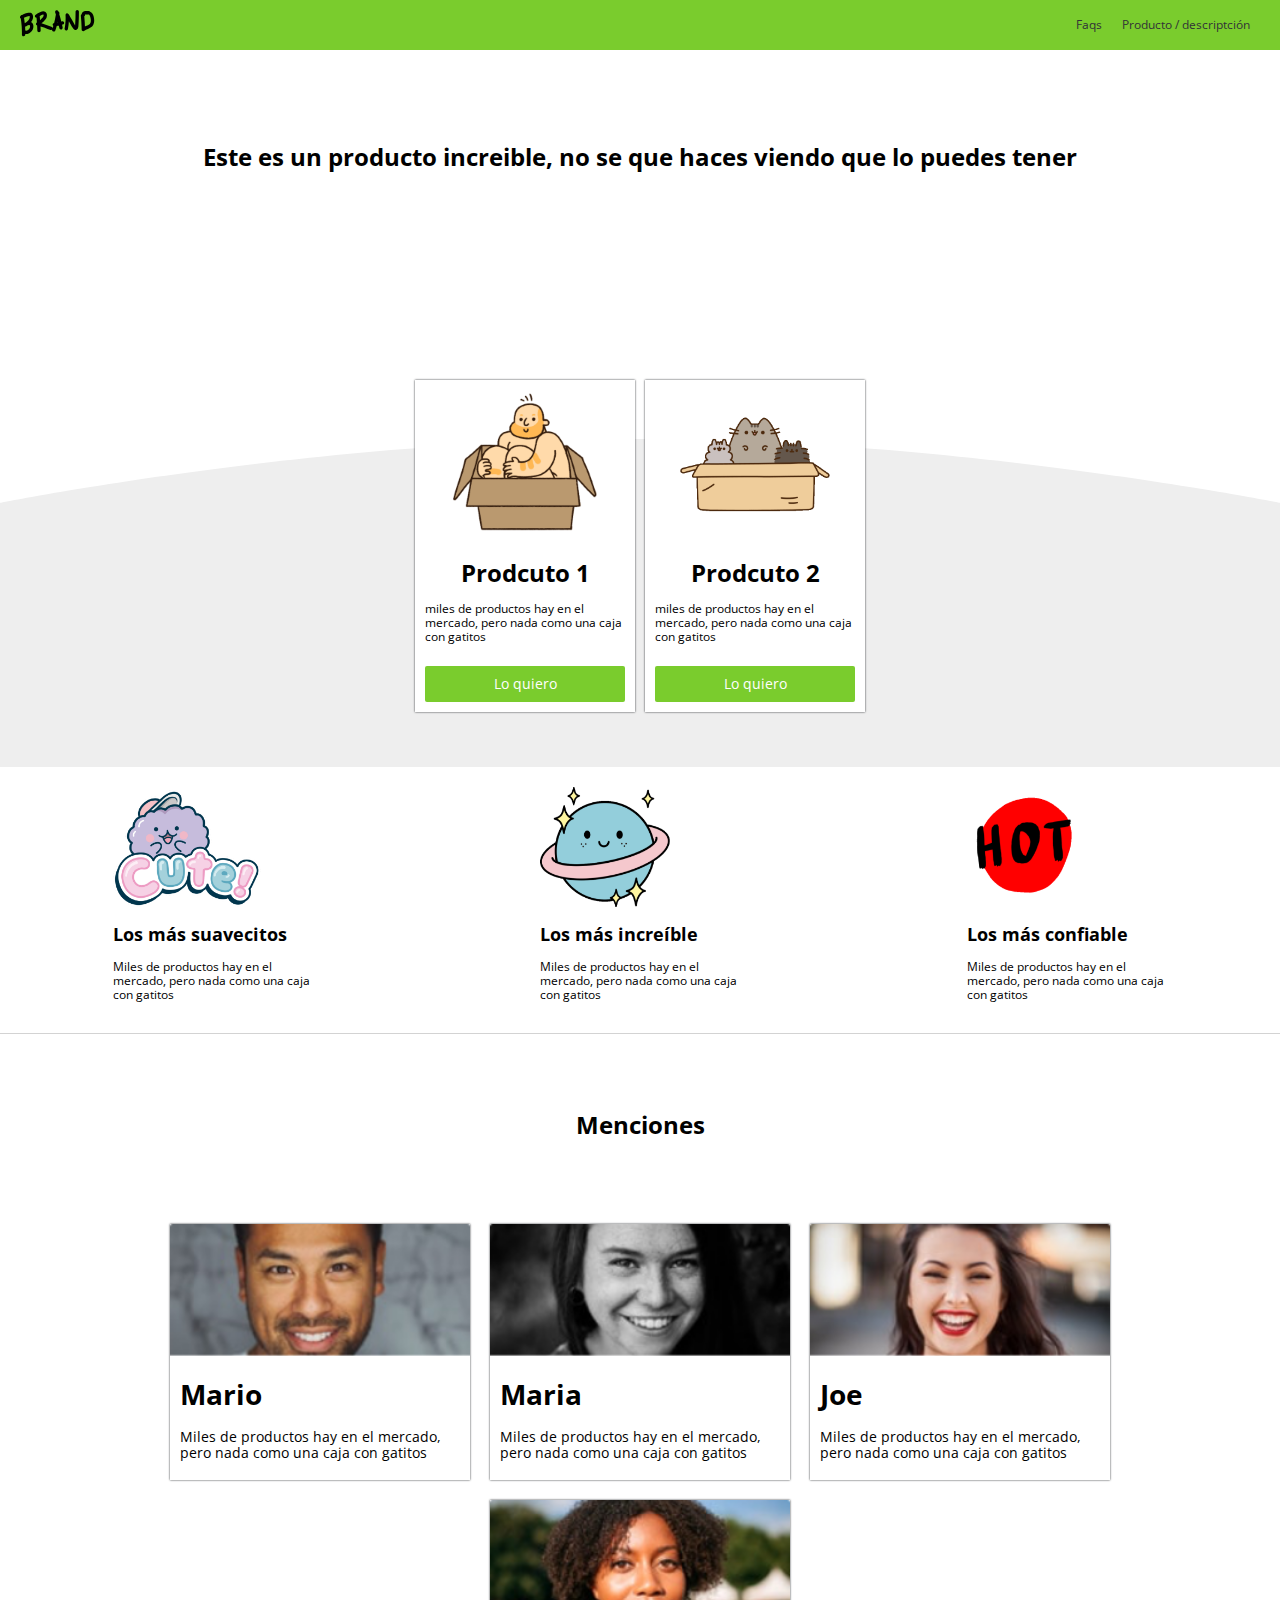
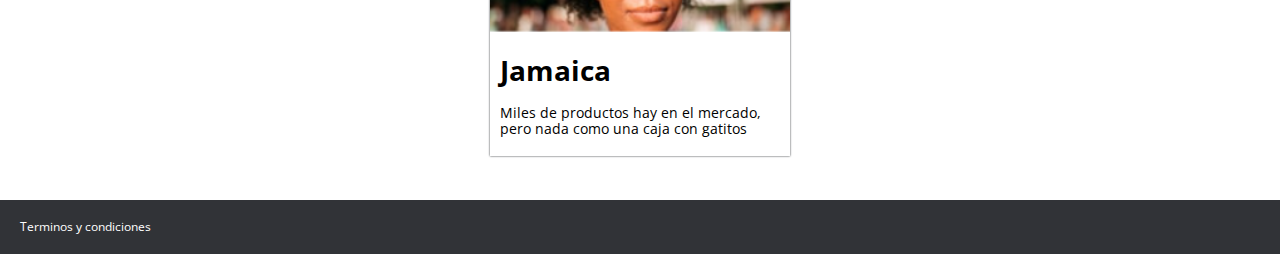
<file: index.html>
<!DOCTYPE html>
<html lang="es">
<head>
    <meta charset="UTF-8">
    <meta name="viewport" content="width=device-width, initial-scale=1.0">
    <!-- <link rel="stylesheet" href="https://stackpath.bootstrapcdn.com/bootstrap/4.5.0/css/bootstrap.min.css" integrity="sha384-9aIt2nRpC12Uk9gS9baDl411NQApFmC26EwAOH8WgZl5MYYxFfc+NcPb1dKGj7Sk" crossorigin="anonymous"> -->
    <link rel="stylesheet" href="./css/estilos.css">
    <link rel="stylesheet" href="./css/nomalice.css">
    <link rel="stylesheet" href="./css/mobile.css">
    <link rel="stylesheet" href="./css/animation.css">
    <title>Brand, Tu caja para gatos</title>
    <link href="https://fonts.googleapis.com/css2?family=Open+Sans:wght@400;700&display=swap" rel="stylesheet">
</head>
<body>
    <header class="header fadeIndown ">
        <figure class="header-logo">
            <a href="./index.html"><img src="./images/logo.png" alt="logo Brand Cajas para gatos">
            </figure></a>
        <nav class="header-menu">
            <ul>
                <li><a href="#">Faqs</a></li>
                <li><a href="./producto.html"> Producto / descriptción</a></li>
            </ul>
        </nav>
    </header>
    <main class="main">
        <div class="main-tittle-container">
        <h1 class="main-tittle fadeIn">
            Este es un producto increible, no se que haces viendo que lo puedes tener
        </h1>
        </div>
        <section class="main-products-container">
            <div class="section-product">
                <div class="products-details fadeInup">
                    <div class="prodcut-img-container">
                        <img src="./images/box1.png" alt="">
                    </div>
                    <h1>Prodcuto 1</h1>
                    <p>miles de productos hay en el mercado,  pero nada como una caja con gatitos</p>
                    <a class="button-link" href="venta.html"> <button class="main-button">Lo quiero </button></a>
                </div>
                <div class="products-details fadeInup">
                        <img src="./images/box2.png" alt="">
                        <h1>Prodcuto 2</h1>
                        <p>miles de productos hay en el mercado, pero nada como una caja con gatitos</p>
                       <a class="button-link" href="venta.html"> <button class="main-button">Lo quiero </button></a>
                </div>
        </section>
    </main>
    <section class="caracteristicas">
        <div class="caracteristicas-container">
            <div>
                <img src="./images/b1.png" alt="">
                <h2>Los más suavecitos</h2>
                <p>Miles de productos hay en el mercado, pero nada como una caja con gatitos</p>
            </div>
            <div>
                <img src="./images/b2.png" alt="">
                <h2>Los más increíble</h2>
                <p>Miles de productos hay en el mercado, pero nada como una caja con gatitos</p>
            </div>
            <div>
                <img src="./images/b3.png   " alt="">
                <h2>Los más confiable</h2>
                <p>Miles de productos hay en el mercado, pero nada como una caja con gatitos</p>
            </div>
        </div>
    </section>
    <section class="menciones">   
        <h1 class="menciones-tittle" >Menciones</h1>   
        <div class="menciones-container">
            <div class="mencioens-details">
                <img src="./images/p1.png" alt="">
                <div class="menciones-info">
                    <h1>Mario</h1>
                    <p>Miles de productos hay en el mercado, pero nada como una caja con gatitos</p>
                </div>
            </div>
            <div class="mencioens-details">
                <img src="./images/p2.png" alt="">
                <div class="menciones-info">
                    <h1>Maria</h1>
                    <p>Miles de productos hay en el mercado, pero nada como una caja con gatitos</p>
                </div>
            </div>
            <div class="mencioens-details">
                <img src="./images/p3.png" alt="">
                <div class="menciones-info">
                    <h1>Joe</h1>
                    <p>Miles de productos hay en el mercado, pero nada como una caja con gatitos</p>
                </div>
            </div>
            <div class="mencioens-details">
                <img src="./images/p4.png" alt="">
                <div class="menciones-info">
                    <h1>Jamaica</h1>
                    <p>Miles de productos hay en el mercado, pero nada como una caja con gatitos</p>
                </div>
            </div>
        </div>
    </section>
    <footer class="footer">
        <a href="#">Terminos y condiciones</a>
        
    </footer>
</body>
</html>
</file>
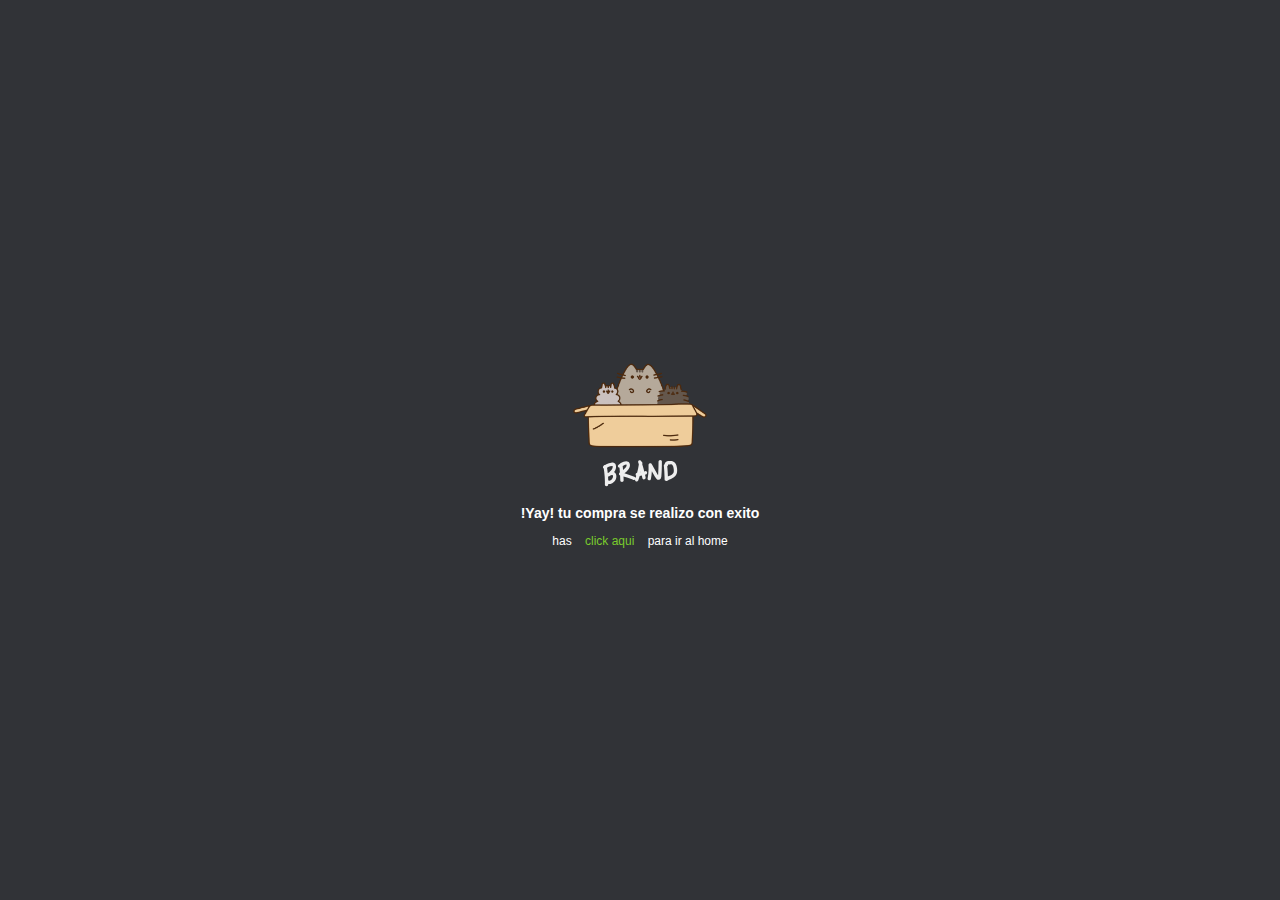
<file: exito.html>
<!DOCTYPE html>
<html lang="sn">
<head>
    <meta charset="UTF-8">
    <meta name="viewport" content="width=device-width, initial-scale=1.0">
    <link rel="stylesheet" href="./css/nomalice.css">
    <link rel="stylesheet" href="./css/estilos.css">
    <link rel="stylesheet" href="./css/animation.css">
    <link rel="stylesheet" href="./css/paypal.css">
    <title>Exito</title>
</head>
<body>
    <div class="exito-container">
        <img src="./images/box_brand.png" alt="">
        <h3>!Yay! tu compra se realizo con exito</h3>
        <p>has <a href="index.html"> click aqui</a> para ir al home</p>
    </div>
</body>
</html>
</file>
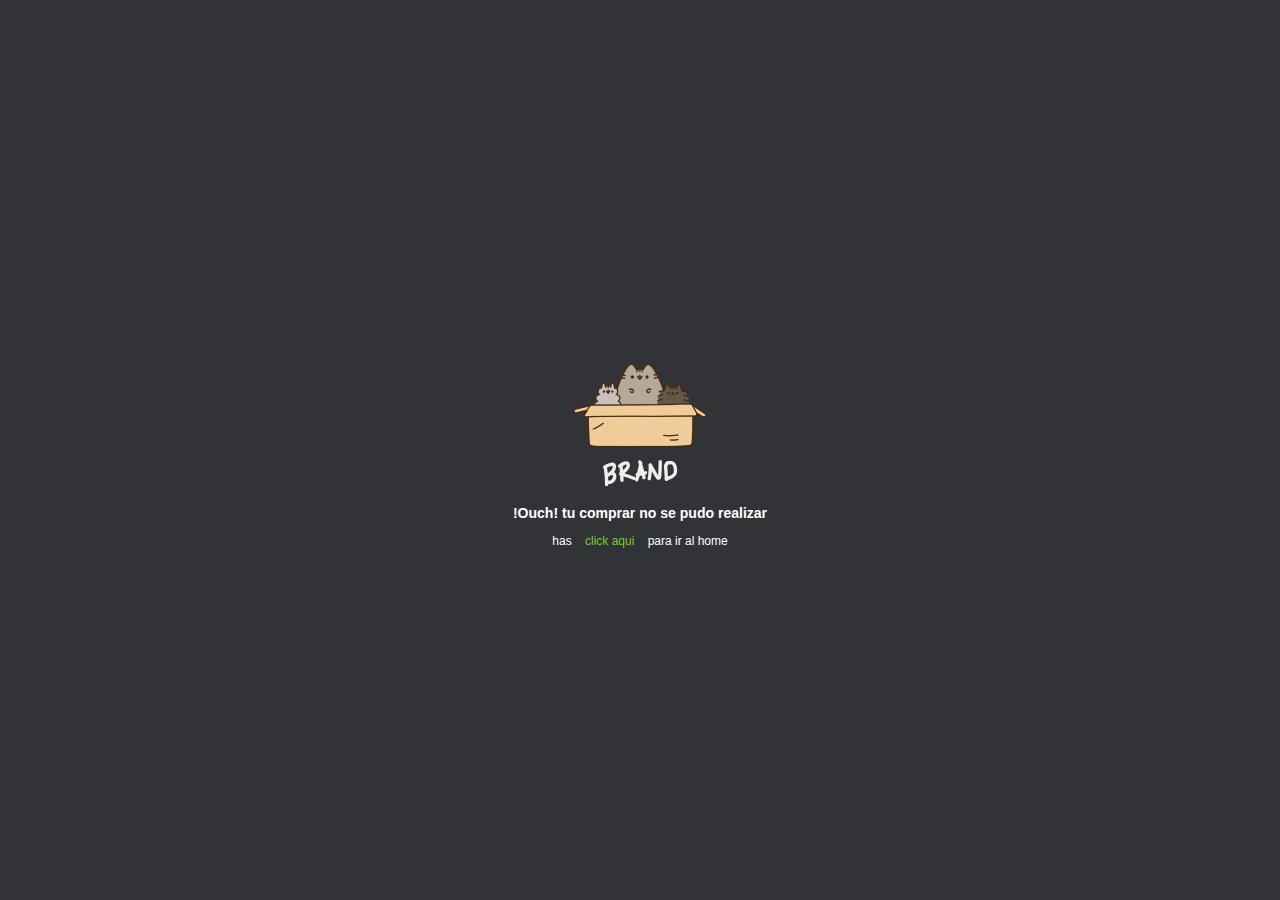
<file: falla.html>
<!DOCTYPE html>
<html lang="sn">
<head>
    <meta charset="UTF-8">
    <meta name="viewport" content="width=device-width, initial-scale=1.0">
    <link rel="stylesheet" href="./css/nomalice.css">
    <link rel="stylesheet" href="./css/estilos.css">
    <link rel="stylesheet" href="./css/animation.css">
    <link rel="stylesheet" href="./css/paypal.css">
    <title>Exito</title>
</head>
<body>
    <div class="exito-container">
        <img src="./images/box_brand.png" alt="">
        <h3>!Ouch! tu comprar no se pudo realizar</h3>
        <p>has <a href="index.html"> click aqui</a> para ir al home</p>
    </div>
</body>
</html>
</file>
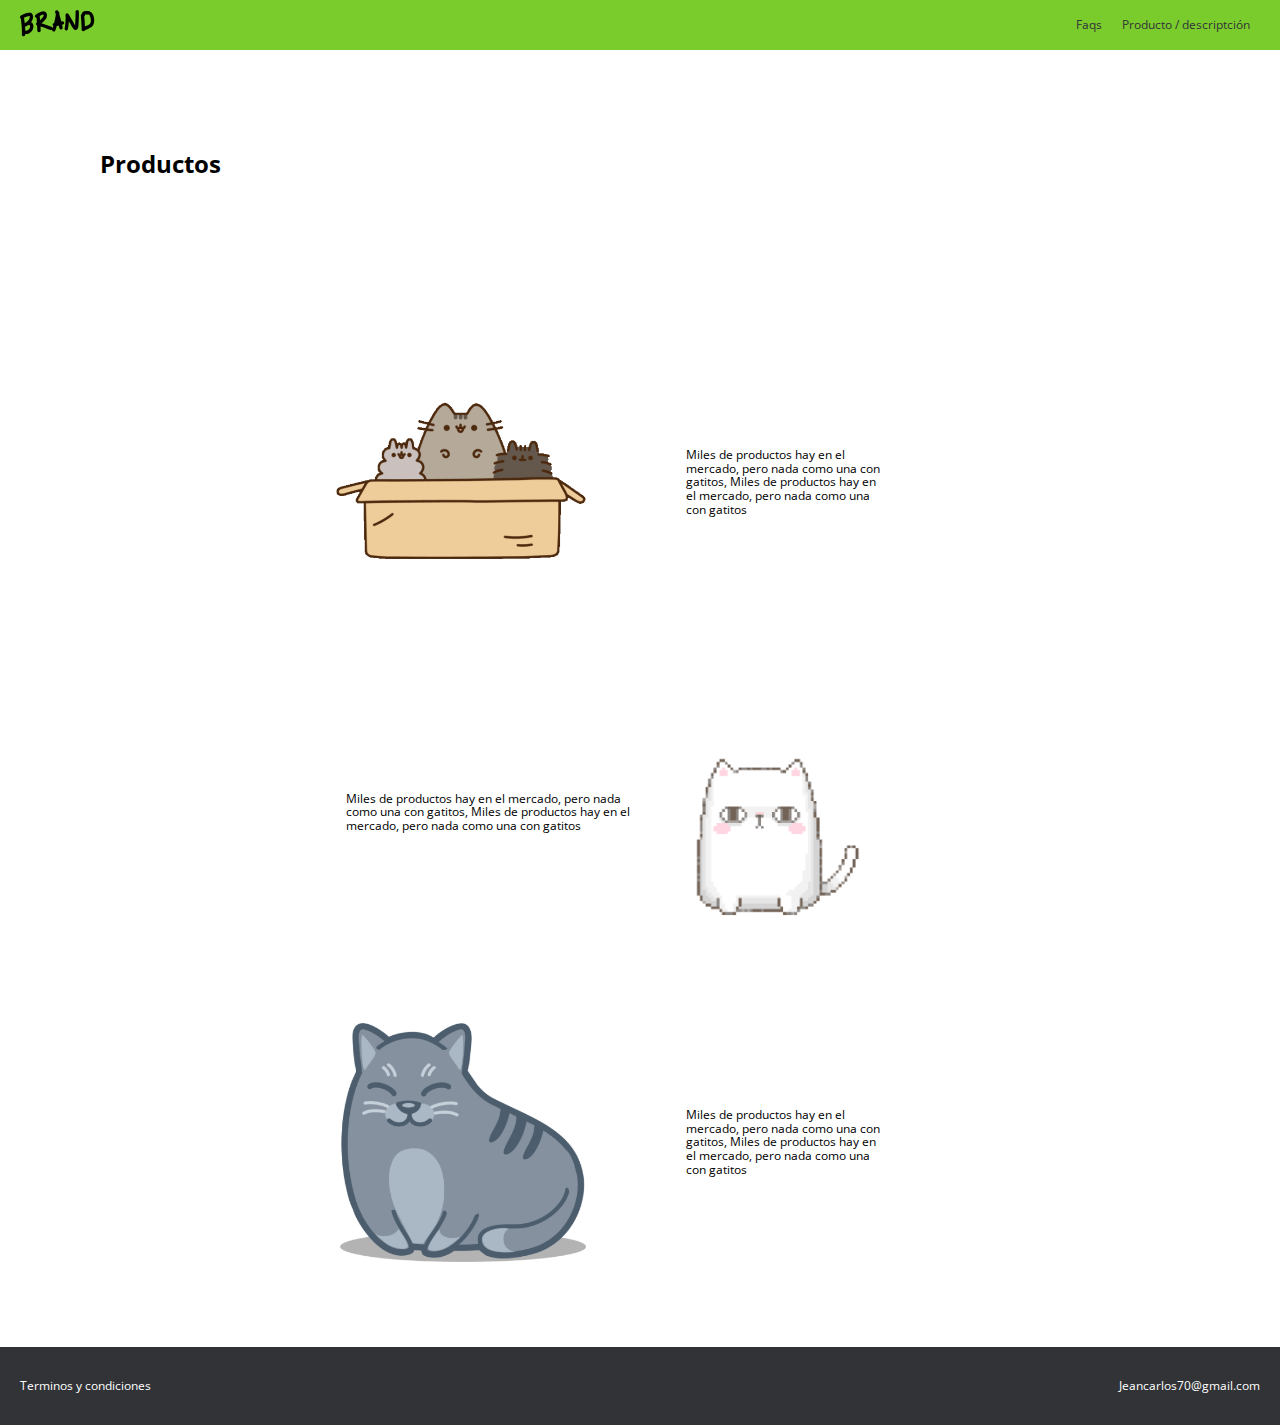
<file: producto.html>
<!DOCTYPE html>
<html lang="es">
<head>
    <meta charset="UTF-8">
    <meta name="viewport" content="width=device-width, initial-scale=1.0">
    <!-- <link rel="stylesheet" href="https://stackpath.bootstrapcdn.com/bootstrap/4.5.0/css/bootstrap.min.css" integrity="sha384-9aIt2nRpC12Uk9gS9baDl411NQApFmC26EwAOH8WgZl5MYYxFfc+NcPb1dKGj7Sk" crossorigin="anonymous"> -->
    <link rel="stylesheet" href="./css/estilos.css">
    <link rel="stylesheet" href="./css/nomalice.css">
    <link rel="stylesheet" href="./css/mobile.css">
    <link rel="stylesheet" href="./css/animation.css">
    <link rel="stylesheet" href="./css/grid.css">
    <title>Brand, Tu caja para gatos</title>
    <link href="https://fonts.googleapis.com/css2?family=Open+Sans:wght@400;700&display=swap" rel="stylesheet">
</head>
<body>
    <header class="header fadeIndown ">
        <figure class="header-logo">
            <a href="./index.html"><img src="./images/logo.png" alt="logo Brand Cajas para gatos">
            </figure></a>
        <nav class="header-menu">
            <ul>
                <li><a href="#">Faqs</a></li>
                <li><a href="./producto.html"> Producto / descriptción</a></li>
            </ul>
        </nav>
    </header>
        <h1 class="product_tittle"> Productos</h1>
    <div class="container">
            <div class="product-description-container">
                <img src="./images/ben1.png" alt="">
                <p>Miles de productos hay en el mercado, pero nada como una con gatitos, Miles de productos hay en el mercado, pero nada como una con gatitos</p>
            </div>
            <div class="product-description-container fix">
                <p>Miles de productos hay en el mercado, pero nada como una con gatitos, Miles de productos hay en el mercado, pero nada como una con gatitos</p>
                <img src="./images/ben2.png" alt="">
            </div>
            <div class="product-description-container">
                <img src="./images/ben3.png" alt="">
                <p>Miles de productos hay en el mercado, pero nada como una con gatitos, Miles de productos hay en el mercado, pero nada como una con gatitos</p>
            </div>
         </div>
    <footer >
        <a href="#">Terminos y condiciones</a>
        <a href="mailto:jeancarlos70@gmail.com"><p>Jeancarlos70@gmail.com</p></a>
    </footer>
</body>
</html>
</file>
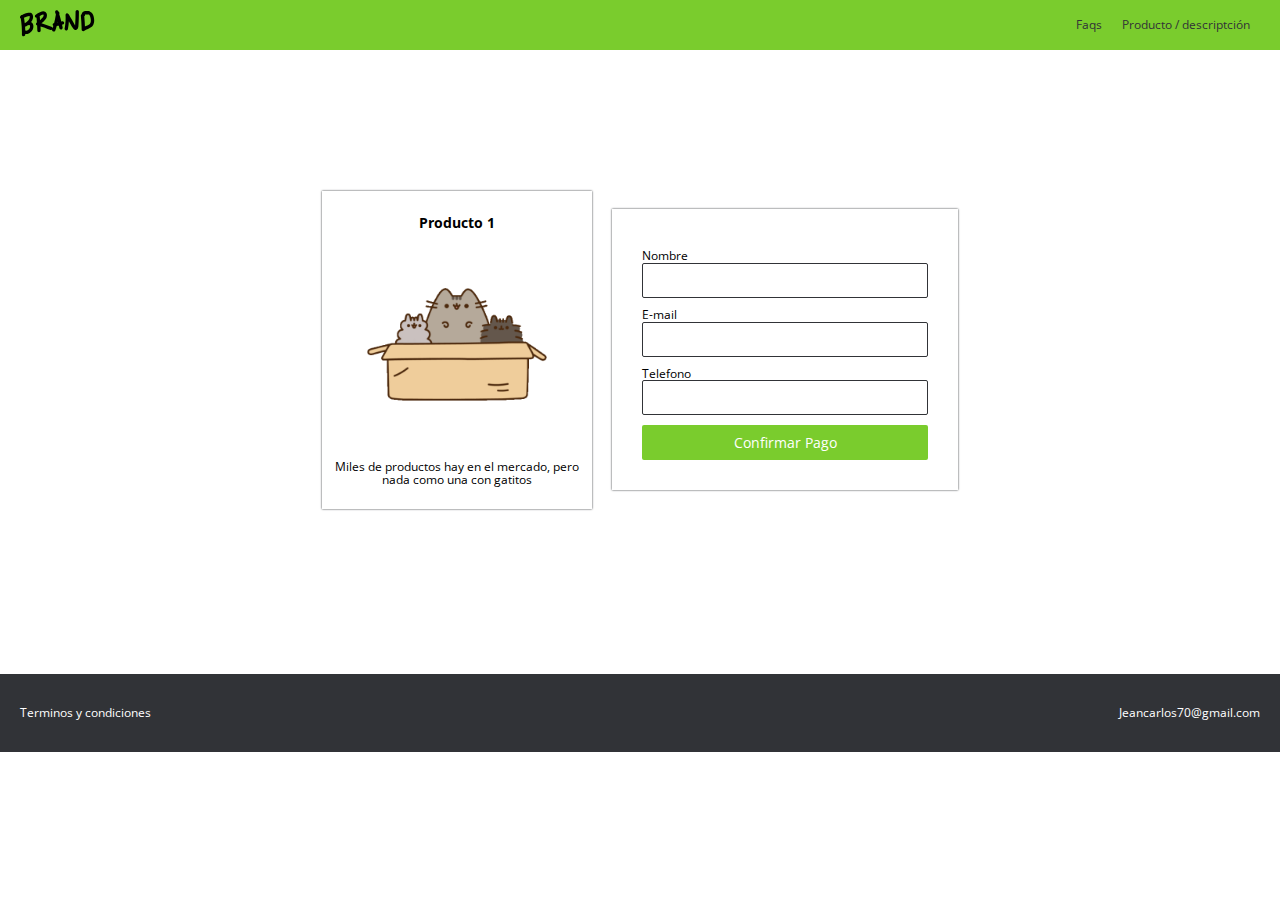
<file: venta.html>
<!DOCTYPE html>
<html lang="es">
<head>
    <meta charset="UTF-8">
    <meta name="viewport" content="width=device-width, initial-scale=1.0">
    <!-- <link rel="stylesheet" href="https://stackpath.bootstrapcdn.com/bootstrap/4.5.0/css/bootstrap.min.css" integrity="sha384-9aIt2nRpC12Uk9gS9baDl411NQApFmC26EwAOH8WgZl5MYYxFfc+NcPb1dKGj7Sk" crossorigin="anonymous"> -->
    <link rel="stylesheet" href="./css/estilos.css">
    <link rel="stylesheet" href="./css/nomalice.css">
    <link rel="stylesheet" href="./css/mobile.css">
    <link rel="stylesheet" href="./css/animation.css">
    <title>Brand, Tu caja para gatos</title>
    <link href="https://fonts.googleapis.com/css2?family=Open+Sans:wght@400;700&display=swap" rel="stylesheet">
</head>
<body>
    <header class="header fadeIndown ">
        <figure class="header-logo">
            <a href="./index.html"><img src="./images/logo.png" alt="logo Brand Cajas para gatos">
            </figure></a>
        <nav class="header-menu">
            <ul>
                <li><a href="#">Faqs</a></li>
                <li><a href="./producto.html"> Producto / descriptción</a></li>
            </ul>
        </nav>
    </header>
        <div class="venta-container">
            <div class="venta-product-description fadeInup">
                <h3>Producto 1</h3>
                <div class="imgcontainer">
                     <img src="./images/ben1.png" alt="">
                </div>
               
                <p>Miles de productos hay en el mercado, pero nada como una con gatitos</p>
            </div>
            <form action="https://www.paypal.com/cgi-bin/webscr?cmd=_s-xclick&hosted_button_id=FVCFVP7PH3CL8" method="post" class="venta-formulario fadefromrigth">
                <label for="name">Nombre</label> 
                <input type="text" id="name" name="first_name" placeholder="" required>
                <label for="Email">E-mail</label>
                <input type="email" id="Email" placeholder="" required>
                <label for="tel">Telefono</label>
                <input type="tel" id="tel" name="night_phone" required>
                <input type="submit" class="main-button" name="submit" value="Confirmar Pago">
            </form>
        </div>
    <footer class="footer">
        <a href="#">Terminos y condiciones</a>
        <a href="mailto:jeancarlos70@gmail.com"><p>Jeancarlos70@gmail.com</p></a>
    </footer>
</body>
</html>
</file>
<file: css/estilos.css>
:root {
  /* colors */
  --maincolor:#7ACC2D;
  --maincolorefect: #568e21;
  --secondcolor: white;
  --secondcolorefect: ;
  --thirtcolor: #313337 ;
  /* Espaciado */
  --pad1: 10px;
  --pad2: 20px;
  --mar1: 10px;
  --mar2:20px;
  /* boxshadow */
  --box: 0 0 2px var(--thirtcolor);
  /* fonts */
  --font1: 12px;
  --h1: 24px;
}



label {
  display: block;
  margin-top: var(--mar1);
  font-size: var(--font1);
}

body {
  padding: 0;
  margin: 0;
  font-size: 12px;
  font-family: 'Open Sans', sans-serif;
}
figure {
  margin:0;
  padding: var(--pad1);
}
header {
  display: flex ;
  justify-content: space-between;
  align-items: center;
  background-color:var(--maincolor);
  width: auto;
}

header nav ul  {
  display: flex;
  justify-content:space-between ;
  list-style: none;
  margin: 0;
  padding-right: 20px;
}

a {
  text-decoration: none;
  padding: var(--pad1);
  color: var(--thirtcolor);
}

a:hover {
  color: var(--secondcolor);
}
main {
  padding-top: 1%;
  margin-top: 5%;
  text-align: center;
}
.main-tittle-container {
  margin-bottom: 10em;
  text-align: center;
  height: 14em;
}
.main-products-container {
  background-image:url("../images/curve.png");
  height: 200px;
  width: 100%;
  background-size: cover;
  background-position: center top;
  padding-top: 10%;
  margin-top: 10%;
}
.section-product {
  display: flex;
  justify-content: center;
  margin-top: -16em;
  text-align: center;
  flex-wrap: wrap;
}

.products-details {
  padding: var(--pad1);
  margin: 5px;
  background-color: var(--secondcolor);
  width: 200px;
  box-shadow: var(--box);
}


.products-details p {
  padding: 0;
  text-align: left;
}

.main-button{
  background-color: var(--maincolor) ;
  width: 100%;
  padding: var(--pad1);
  border: 0;
  cursor: pointer;
  color: var(--secondcolor);
  border-radius: 2px;
  font-size: 14px;
}

.button-link {
  padding: 0px;
}

.main-button:hover {
  background-color: var(--maincolorefect);
}

.caracteristicas {
  height: 40%;
  border-bottom: 1px solid lightgray;

}

.caracteristicas-container {
 
  display: flex;
  justify-content: space-around;
  align-items: center;
  flex-wrap: wrap;

}
.caracteristicas-container div{
  width: 200px;
  margin: 20px;
  font-size: var(--font1);
}
.caracteristicas-container img {
  height: 120px;
  
}
.menciones-tittle{ 
  text-align: center;
  padding: 60px;
  font-size: var(--h1);
  display: block;
  }

.menciones {
  height: 35%; 
}

.menciones-container {
  display: flex;
  margin: 10px;
  width:  auto;
  font-size: 14px;
  justify-content:center;
  flex-wrap: wrap;
 
}

.mencioens-details {
  box-shadow: var(--box);
  margin: 10px;
  width: 300px;
}

.menciones-container img {
  width: 100%;
   
}

.menciones-info {
  padding: 0px 10px 5px;
}

footer {
  display: flex;
  background-color: var(--thirtcolor);
  color: var(--secondcolor);
  position: absolute;
  width: 100%;
  padding: 10px;
  font-size: var(--font1) ;
  align-items: center;
  justify-content: space-between;
  box-sizing: border-box;
}

footer a {
  color: white;
}
footer a:hover{
  text-decoration: underline;
  color: var(--maincolor);
}
.footer  {
 margin-right: 10px;
 margin-top: 2em;
}

/* venta estilos */

.venta-container {
  display: flex;
  width: 100%;
  height: 600px;
  justify-content: center;
  align-items: center;
}


.venta-product-description img {
  width: auto;
  height: 180px;
  padding: 10px;
}

.imgcontainer {
  text-align: center;
}



.venta-product-description {
  box-shadow: var(--box);
  width:250px ;
  padding: 10px;
  margin-right: 20px;
  text-align: center;
}

form {
box-shadow: var(--box);
padding: 30px;
}
.main-button {
  margin-top: 10px;
}
form input {
  width: 100%;
  height: 35px;
  border-radius: 2px;
  border: 1px solid var(--thirtcolor);
  box-sizing: border-box;
}
</file>
<file: css/mobile.css>
@media (max-width: 400px) {
   main {
       padding-bottom: 300px;
   }
}
</file>
<file: css/animation.css>
.fadeIn {
    animation-duration: 4s;
    animation-fill-mode: both;
    animation-name: fadeIn;

}

@keyframes fadeIn {
    from {
        opacity: 0;
    }
    to {
        opacity: 1;
    }
}

.fadeIndown {
    animation-duration: 1s;
    animation-fill-mode: both;
    animation-name: fadeIndown;

}

@keyframes fadeIndown {
    from {
        opacity: 0;
        transform: translate3d(0,-100%,0);
    }
    to{
        opacity: 1;
        transform: translate3d(0,0,0)
    }
}

.fadeInup {
    animation-duration: 1s;
    animation-fill-mode: both;
    animation-name: fadeInup;

}

@keyframes fadeInup {
    from {
        opacity: 0;
        transform: translate3d(0,100%,0);
    }
    to{
        opacity: 1;
        transform: translate3d(0,0,0)
    }
}

.fadefromrigth {
    animation-duration: 1s;
    animation-fill-mode: both;
    animation-name: fadefromrigth;

}

@keyframes fadefromrigth {
    from {
        opacity: 0;
        transform: translate3d(100%,0,0);
    }
    to{
        opacity: 1;
        transform: translate3d(0,0,0)
    }
}
</file>
<file: css/paypal.css>
body {
    background: var(--thirtcolor);
    text-align: center;
    color: var(--secondcolor);
    justify-content: center;
    align-items: center;
    height: 100vh;
    display: flex;
}

a {
    color: var(--maincolor);
}
</file>
<file: css/grid.css>
:root {
    --col-width: 8.3333333333% 
}

.container {
    max-width: 900px;
    margin:  auto;
}

.row {
    display: flex;
}

.col-1 {
    width: var(--col-width);
}

.col-2 {
    width: calc(var(--col-width)*2) ;
}
.col-3 {
    width: calc(var(--col-width)*3) ;
}.col-4 {
    width: calc(var(--col-width)*4) ;
}.col-5 {
    width: calc(var(--col-width)*5) ;
}.col-6 {
    width: calc(var(--col-width)*6) ;
}.col-7 {
    width: calc(var(--col-width)*7) ;
}.col-8 {
    width: calc(var(--col-width)*8) ;
}.col-9 {
    width: calc(var(--col-width)*9) ;
}.col-10 {
    width: calc(var(--col-width)*10) ;
}.col-11 {
    width: calc(var(--col-width)*11) ;
}.col-12 {
    width: calc(var(--col-width)*12) ;
}

[class*="col-"] {
    padding: 10px;
}

@media (max-width: 900px) {
    [class*="col-"] {
        width: 100%;
    }
    .row {
        display: inherit;
    }
}


h1 {
    margin: 100px;
}

.container {
    display: grid;
    grid-template-columns: 70%;
    grid-template-rows: 1fr 1fr 1fr;
    padding: 40px 0 40px 40px;
    width: 80%;
    margin: auto;
    margin-left: 20%;
    
}
.product-description-container {
    display: flex;
    text-align: left;
    justify-content: space-around;
    align-items: center;
    padding: 40px;

    
}

.product-description-container img {
    width: 250px;
}


.product-description-container p {
    margin-left: 100px;
}
.fix p{
    margin-left: 10px; 
}
</file>
<file: css/nomalice.css>
/*! normalize.css v8.0.1 | MIT License | github.com/necolas/normalize.css */

/* Document
   ========================================================================== */

/**
 * 1. Correct the line height in all browsers.
 * 2. Prevent adjustments of font size after orientation changes in iOS.
 */

 html {
    line-height: 1.15; /* 1 */
    -webkit-text-size-adjust: 100%; /* 2 */
  }
  
  /* Sections
     ========================================================================== */
  
  /**
   * Remove the margin in all browsers.
   */
  
  body {
    margin: 0;
  }
  
  /**
   * Render the `main` element consistently in IE.
   */
  
  main {
    display: block;
  }
  
  /**
   * Correct the font size and margin on `h1` elements within `section` and
   * `article` contexts in Chrome, Firefox, and Safari.
   */
  
  h1 {
    font-size: 2em;
    margin: 0.67em 0;
  }
  
  /* Grouping content
     ========================================================================== */
  
  /**
   * 1. Add the correct box sizing in Firefox.
   * 2. Show the overflow in Edge and IE.
   */
  
  hr {
    box-sizing: content-box; /* 1 */
    height: 0; /* 1 */
    overflow: visible; /* 2 */
  }
  
  /**
   * 1. Correct the inheritance and scaling of font size in all browsers.
   * 2. Correct the odd `em` font sizing in all browsers.
   */
  
  pre {
    font-family: monospace, monospace; /* 1 */
    font-size: 1em; /* 2 */
  }
  
  /* Text-level semantics
     ========================================================================== */
  
  /**
   * Remove the gray background on active links in IE 10.
   */
  
  a {
    background-color: transparent;
  }
  
  /**
   * 1. Remove the bottom border in Chrome 57-
   * 2. Add the correct text decoration in Chrome, Edge, IE, Opera, and Safari.
   */
  
  abbr[title] {
    border-bottom: none; /* 1 */
    text-decoration: underline; /* 2 */
    text-decoration: underline dotted; /* 2 */
  }
  
  /**
   * Add the correct font weight in Chrome, Edge, and Safari.
   */
  
  b,
  strong {
    font-weight: bolder;
  }
  
  /**
   * 1. Correct the inheritance and scaling of font size in all browsers.
   * 2. Correct the odd `em` font sizing in all browsers.
   */
  
  code,
  kbd,
  samp {
    font-family: monospace, monospace; /* 1 */
    font-size: 1em; /* 2 */
  }
  
  /**
   * Add the correct font size in all browsers.
   */
  
  small {
    font-size: 80%;
  }
  
  /**
   * Prevent `sub` and `sup` elements from affecting the line height in
   * all browsers.
   */
  
  sub,
  sup {
    font-size: 75%;
    line-height: 0;
    position: relative;
    vertical-align: baseline;
  }
  
  sub {
    bottom: -0.25em;
  }
  
  sup {
    top: -0.5em;
  }
  
  /* Embedded content
     ========================================================================== */
  
  /**
   * Remove the border on images inside links in IE 10.
   */
  
  img {
    border-style: none;
  }
  
  /* Forms
     ========================================================================== */
  
  /**
   * 1. Change the font styles in all browsers.
   * 2. Remove the margin in Firefox and Safari.
   */
  
  button,
  input,
  optgroup,
  select,
  textarea {
    font-family: inherit; /* 1 */
    font-size: 100%; /* 1 */
    line-height: 1.15; /* 1 */
    margin: 0; /* 2 */
  }
  
  /**
   * Show the overflow in IE.
   * 1. Show the overflow in Edge.
   */
  
  button,
  input { /* 1 */
    overflow: visible;
  }
  
  /**
   * Remove the inheritance of text transform in Edge, Firefox, and IE.
   * 1. Remove the inheritance of text transform in Firefox.
   */
  
  button,
  select { /* 1 */
    text-transform: none;
  }
  
  /**
   * Correct the inability to style clickable types in iOS and Safari.
   */
  
  button,
  [type="button"],
  [type="reset"],
  [type="submit"] {
    -webkit-appearance: button;
  }
  
  /**
   * Remove the inner border and padding in Firefox.
   */
  
  button::-moz-focus-inner,
  [type="button"]::-moz-focus-inner,
  [type="reset"]::-moz-focus-inner,
  [type="submit"]::-moz-focus-inner {
    border-style: none;
    padding: 0;
  }
  
  /**
   * Restore the focus styles unset by the previous rule.
   */
  
  button:-moz-focusring,
  [type="button"]:-moz-focusring,
  [type="reset"]:-moz-focusring,
  [type="submit"]:-moz-focusring {
    outline: 1px dotted ButtonText;
  }
  
  /**
   * Correct the padding in Firefox.
   */
  
  fieldset {
    padding: 0.35em 0.75em 0.625em;
  }
  
  /**
   * 1. Correct the text wrapping in Edge and IE.
   * 2. Correct the color inheritance from `fieldset` elements in IE.
   * 3. Remove the padding so developers are not caught out when they zero out
   *    `fieldset` elements in all browsers.
   */
  
  legend {
    box-sizing: border-box; /* 1 */
    color: inherit; /* 2 */
    display: table; /* 1 */
    max-width: 100%; /* 1 */
    padding: 0; /* 3 */
    white-space: normal; /* 1 */
  }
  
  /**
   * Add the correct vertical alignment in Chrome, Firefox, and Opera.
   */
  
  progress {
    vertical-align: baseline;
  }
  
  /**
   * Remove the default vertical scrollbar in IE 10+.
   */
  
  textarea {
    overflow: auto;
  }
  
  /**
   * 1. Add the correct box sizing in IE 10.
   * 2. Remove the padding in IE 10.
   */
  
  [type="checkbox"],
  [type="radio"] {
    box-sizing: border-box; /* 1 */
    padding: 0; /* 2 */
  }
  
  /**
   * Correct the cursor style of increment and decrement buttons in Chrome.
   */
  
  [type="number"]::-webkit-inner-spin-button,
  [type="number"]::-webkit-outer-spin-button {
    height: auto;
  }
  
  /**
   * 1. Correct the odd appearance in Chrome and Safari.
   * 2. Correct the outline style in Safari.
   */
  
  [type="search"] {
    -webkit-appearance: textfield; /* 1 */
    outline-offset: -2px; /* 2 */
  }
  
  /**
   * Remove the inner padding in Chrome and Safari on macOS.
   */
  
  [type="search"]::-webkit-search-decoration {
    -webkit-appearance: none;
  }
  
  /**
   * 1. Correct the inability to style clickable types in iOS and Safari.
   * 2. Change font properties to `inherit` in Safari.
   */
  
  ::-webkit-file-upload-button {
    -webkit-appearance: button; /* 1 */
    font: inherit; /* 2 */
  }
  
  /* Interactive
     ========================================================================== */
  
  /*
   * Add the correct display in Edge, IE 10+, and Firefox.
   */
  
  details {
    display: block;
  }
  
  /*
   * Add the correct display in all browsers.
   */
  
  summary {
    display: list-item;
  }
  
  /* Misc
     ========================================================================== */
  
  /**
   * Add the correct display in IE 10+.
   */
  
  template {
    display: none;
  }
  
  /**
   * Add the correct display in IE 10.
   */
  
  [hidden] {
    display: none;
  }
</file>
